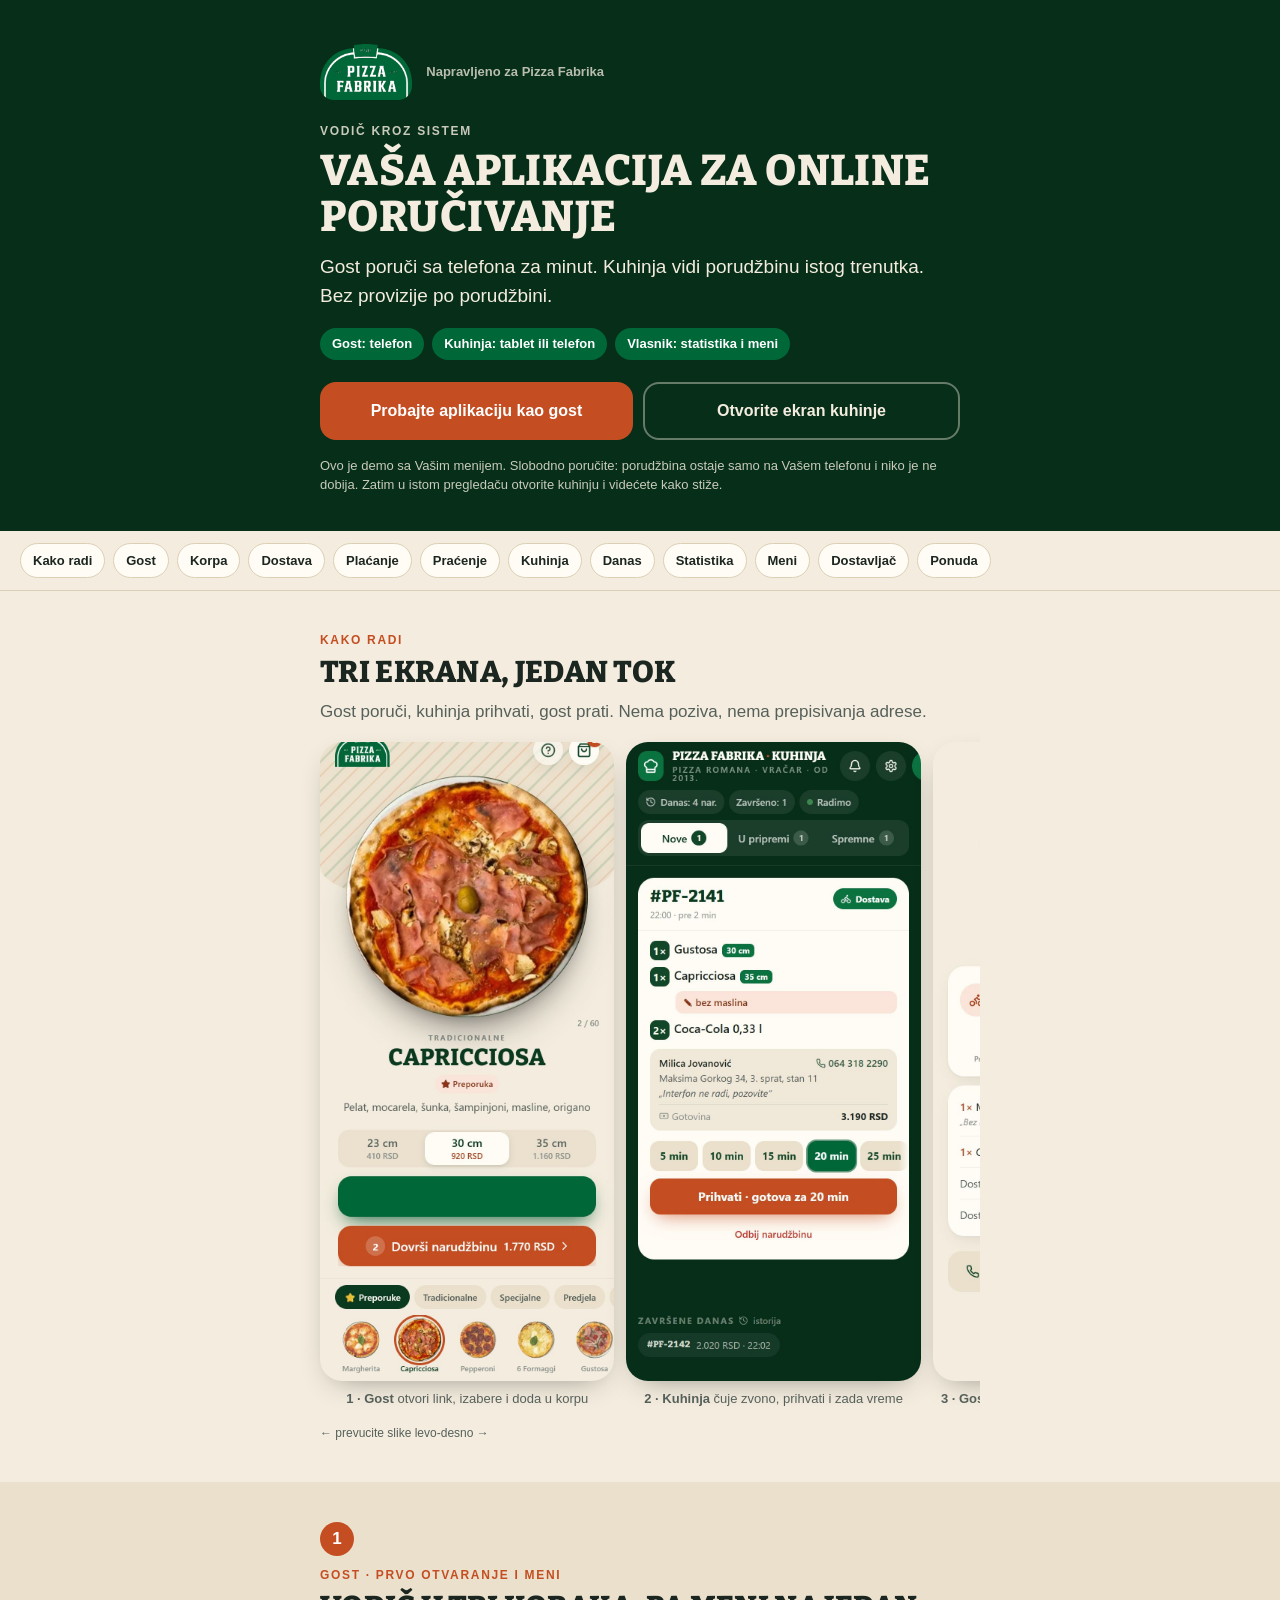
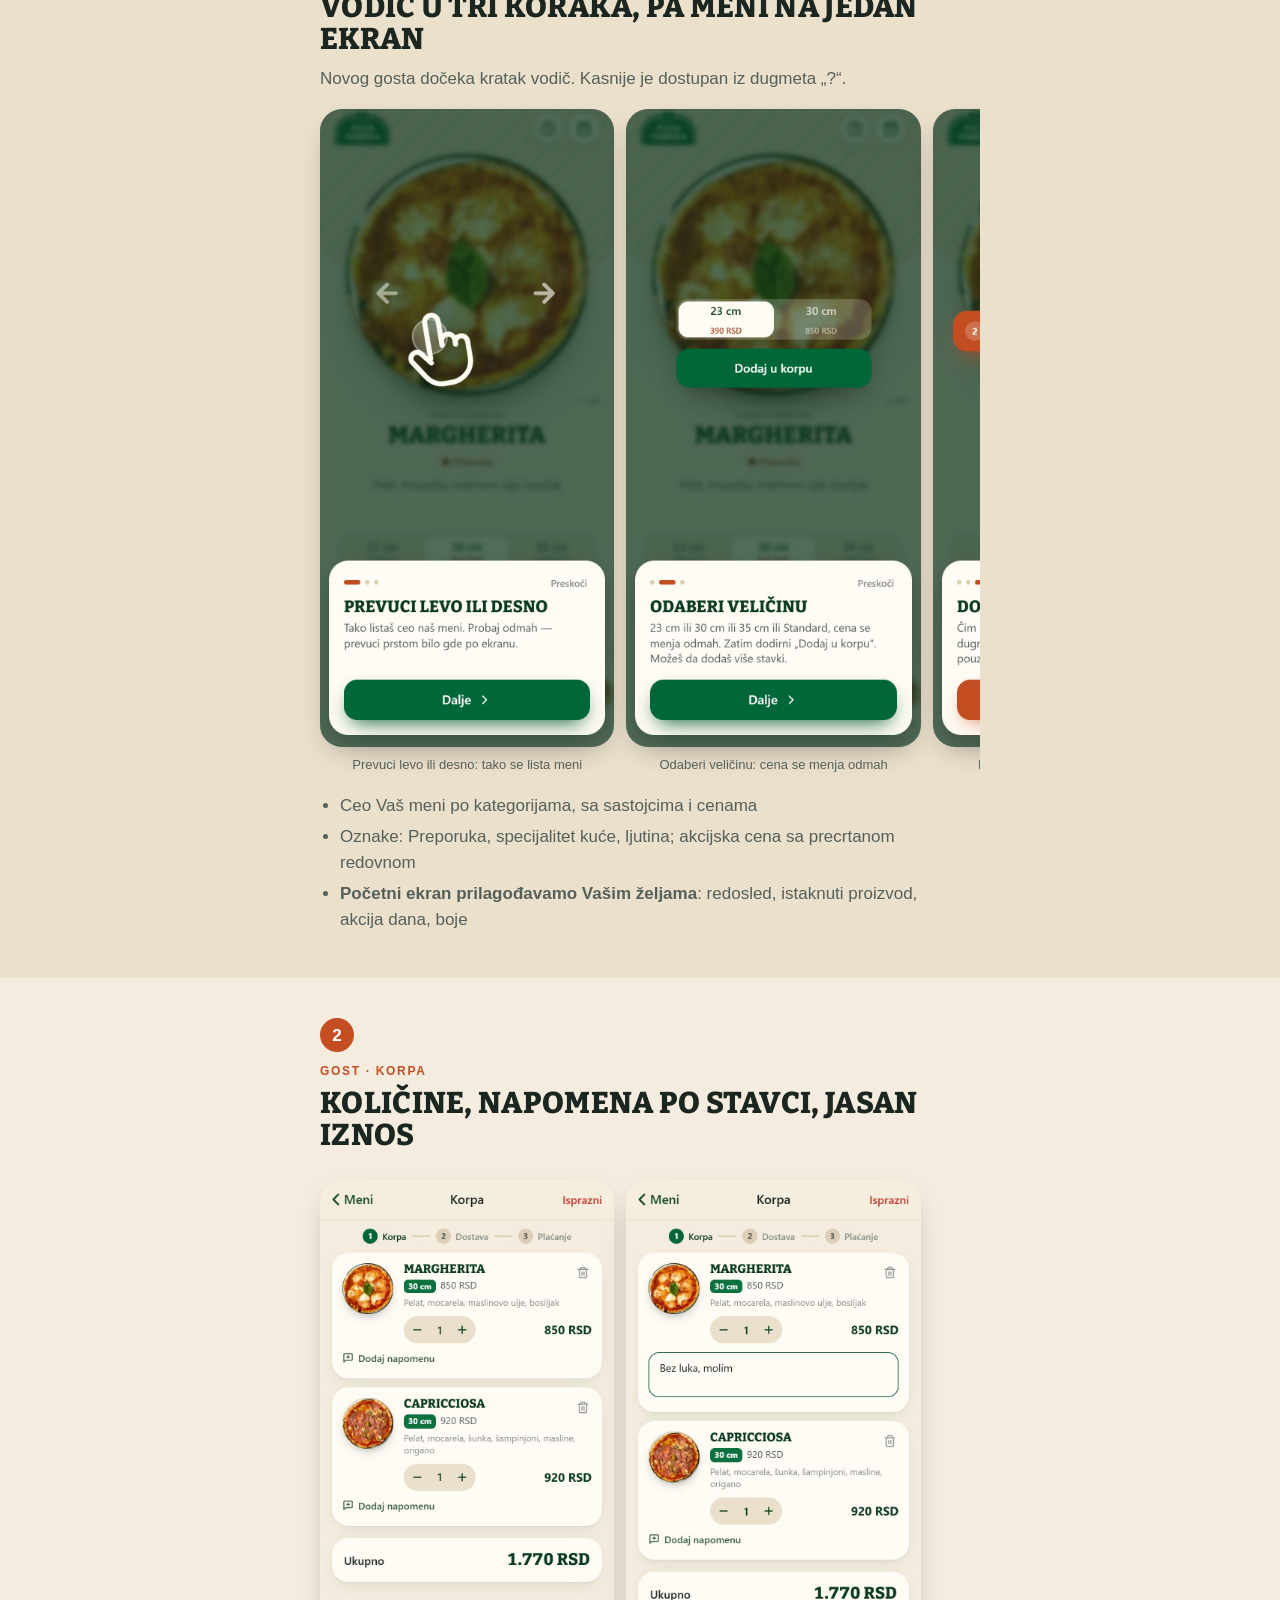
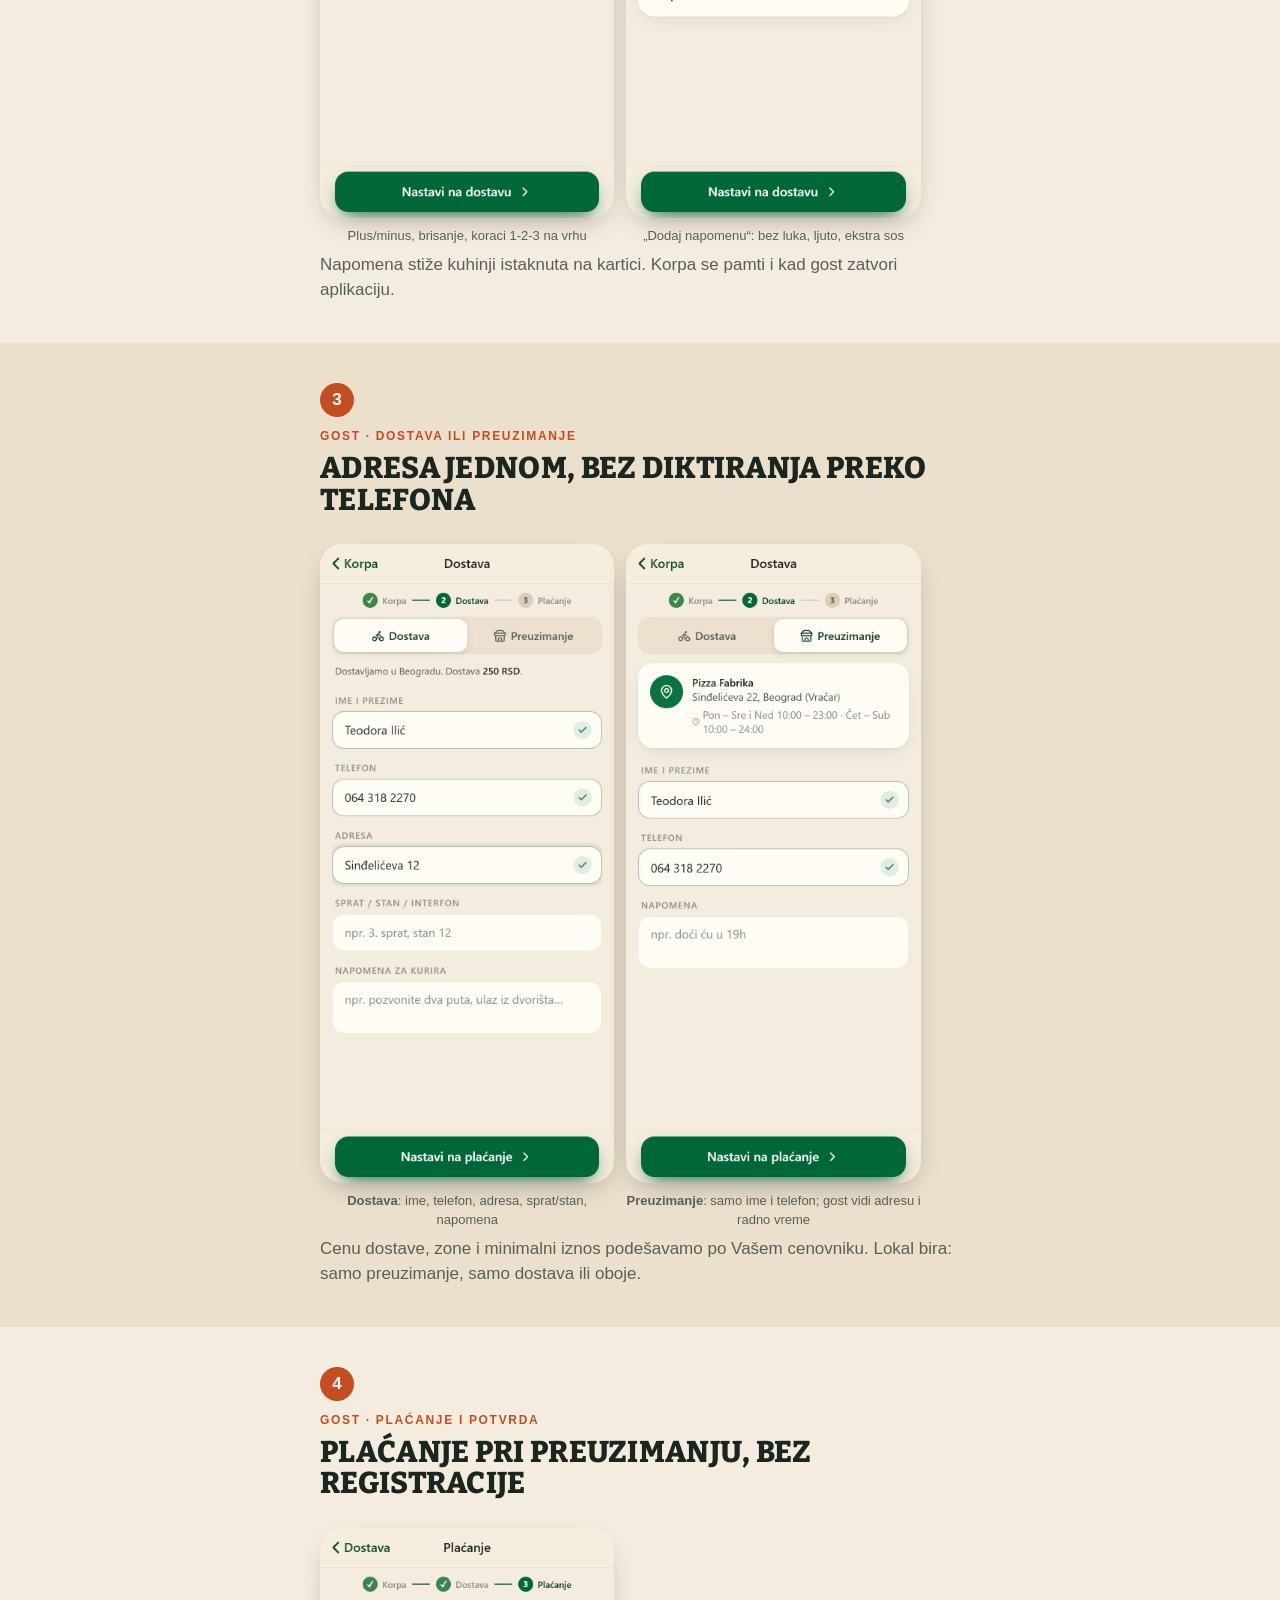
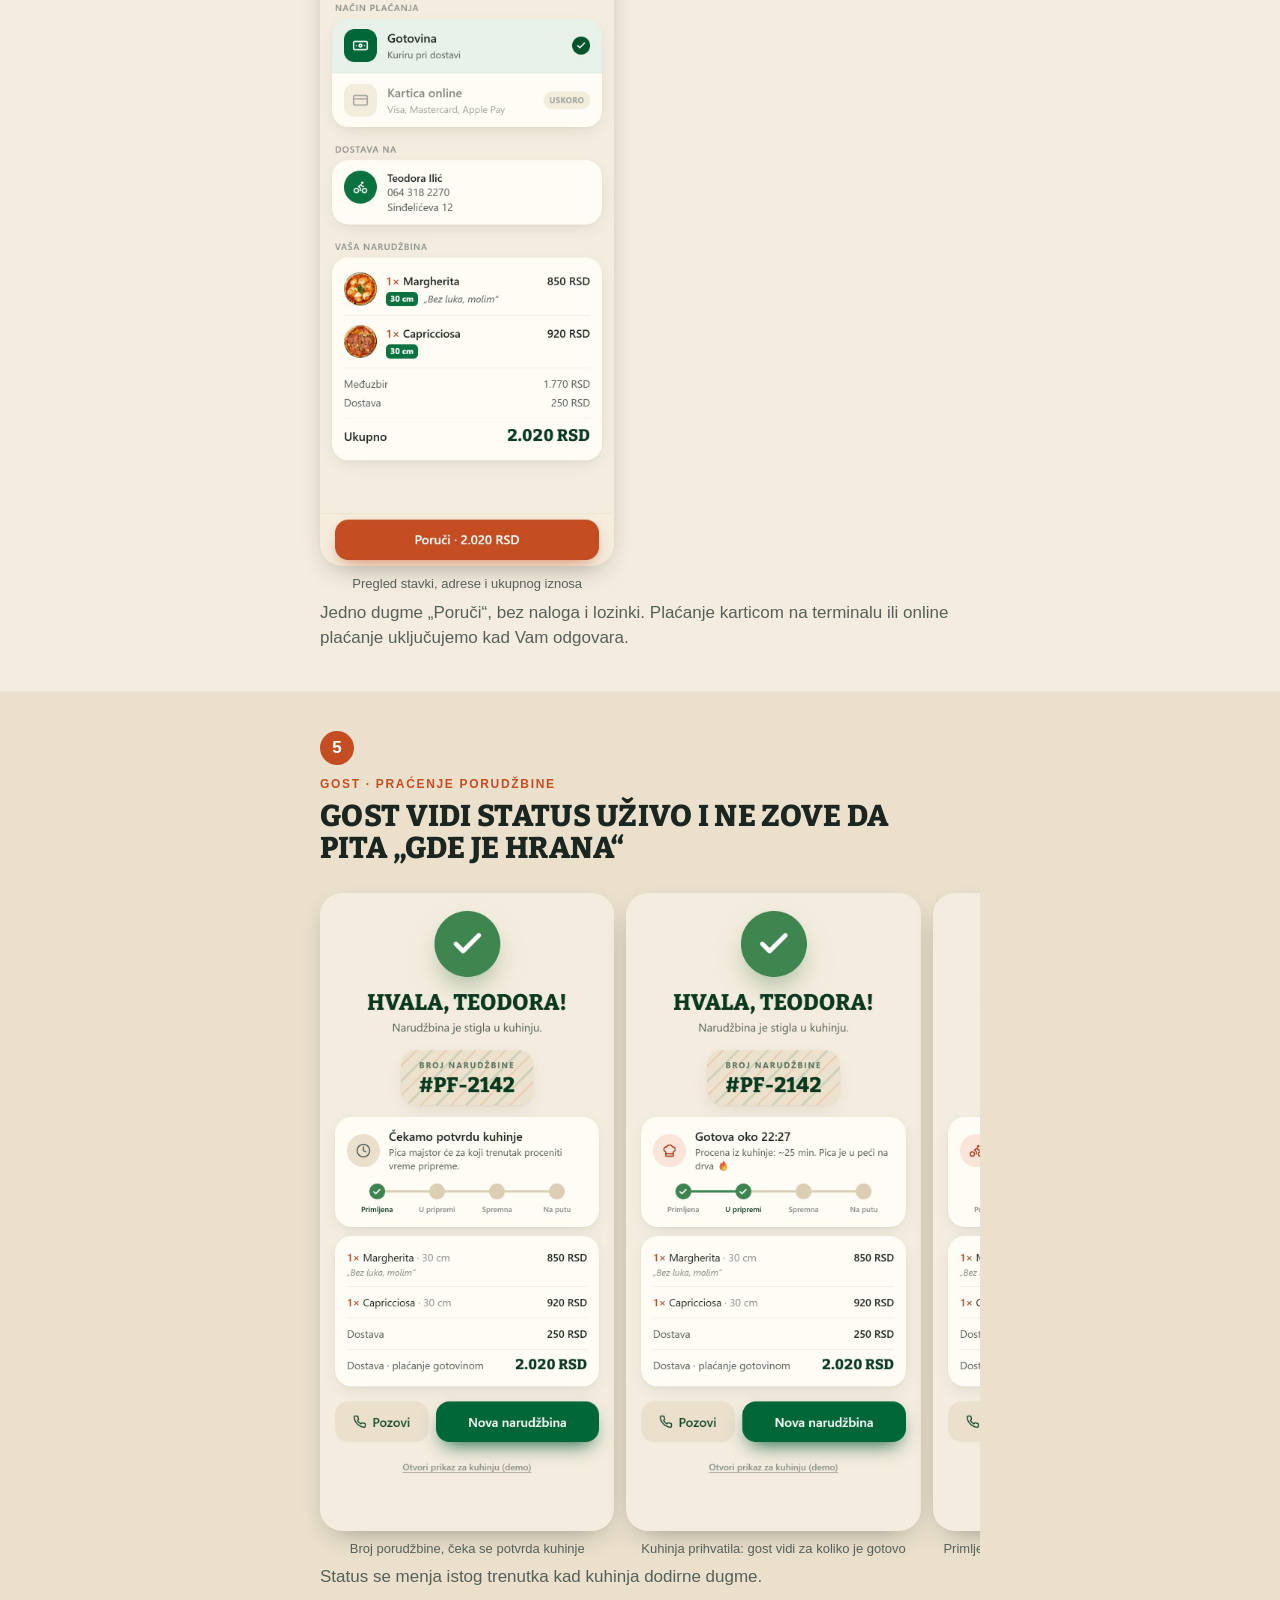
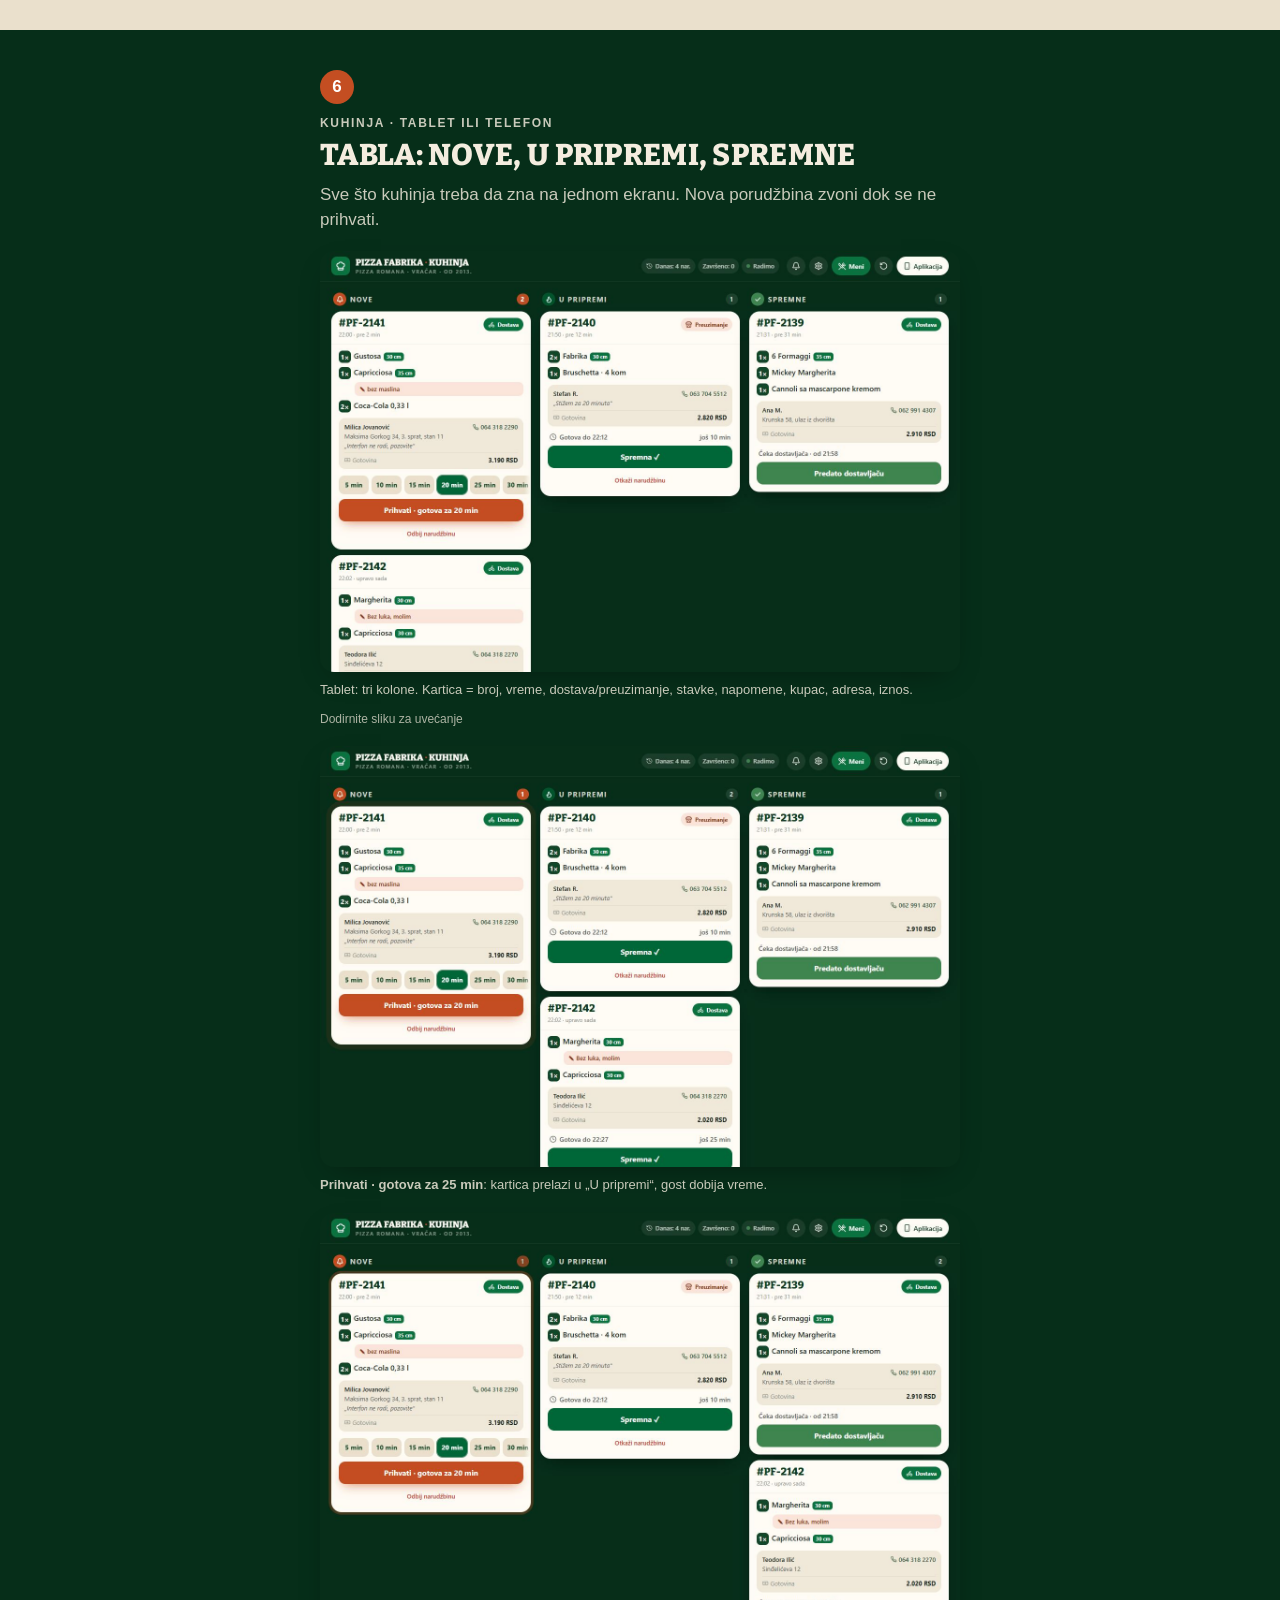
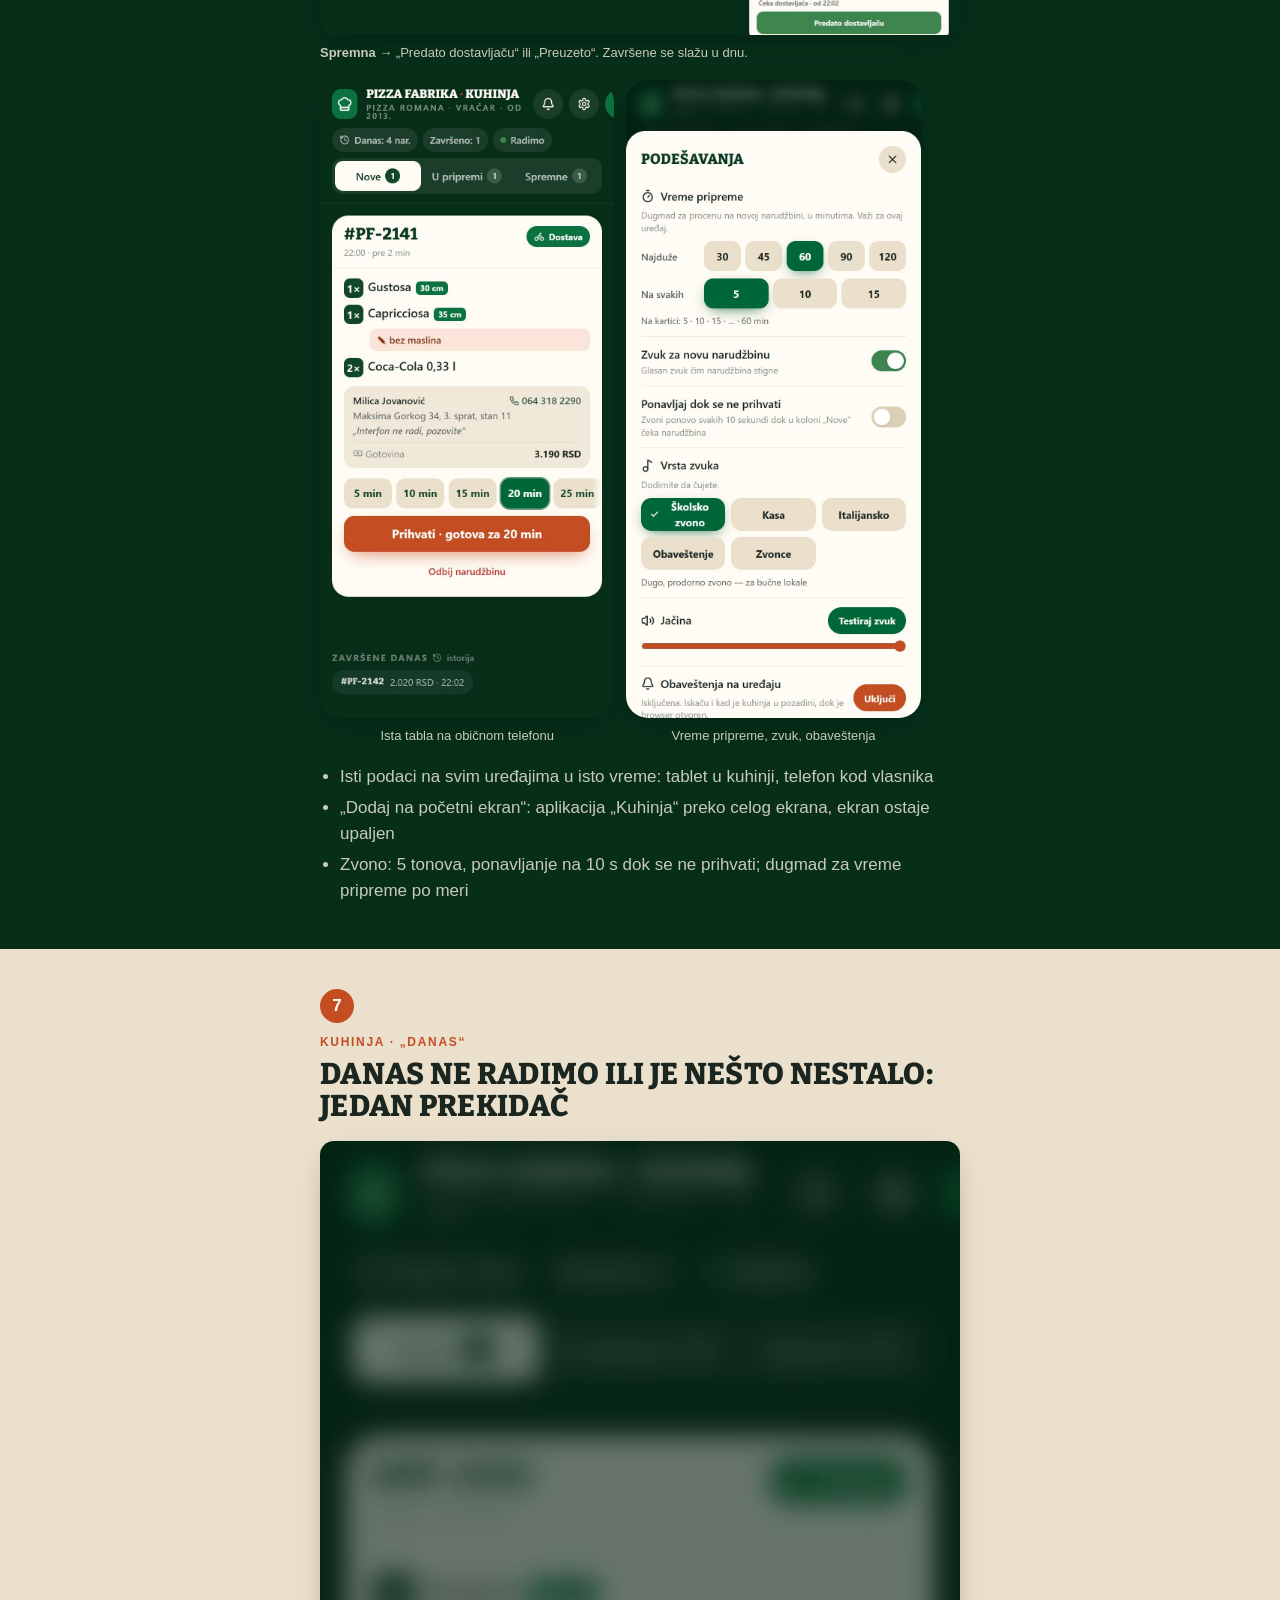
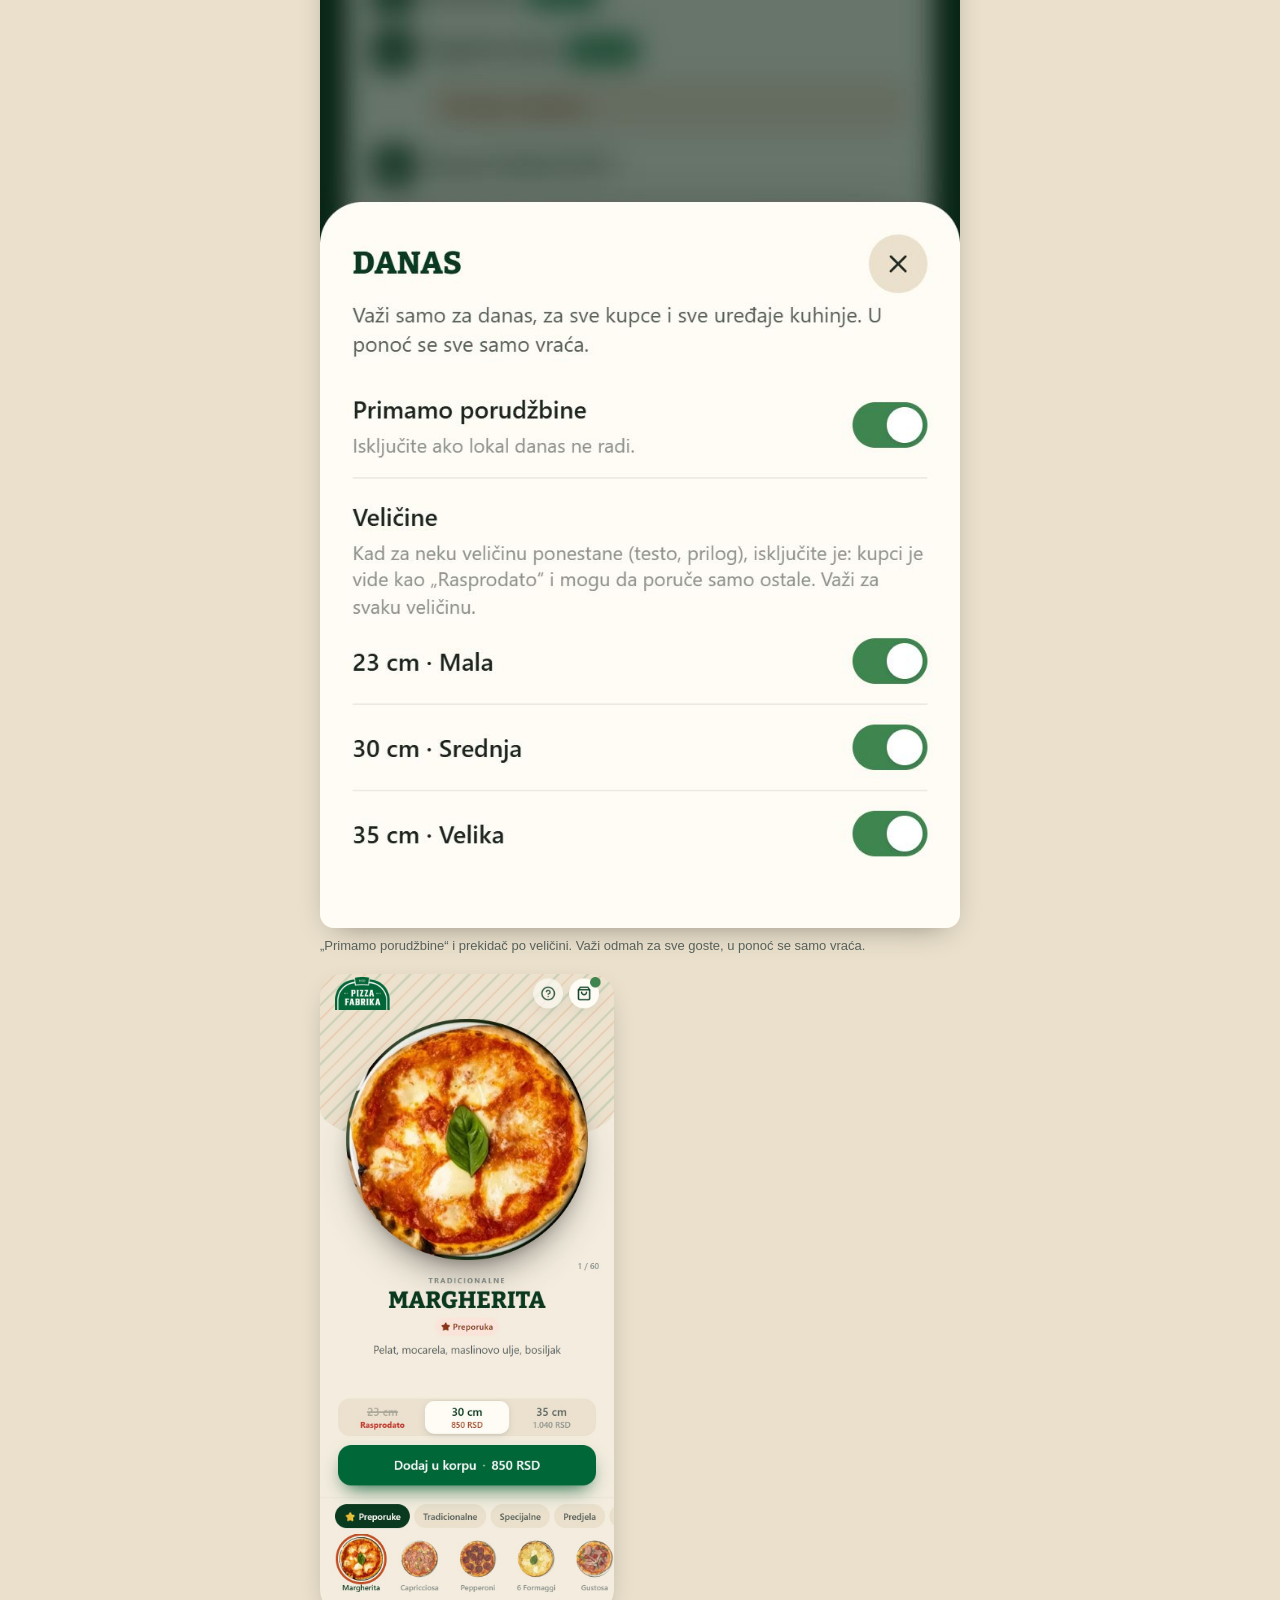
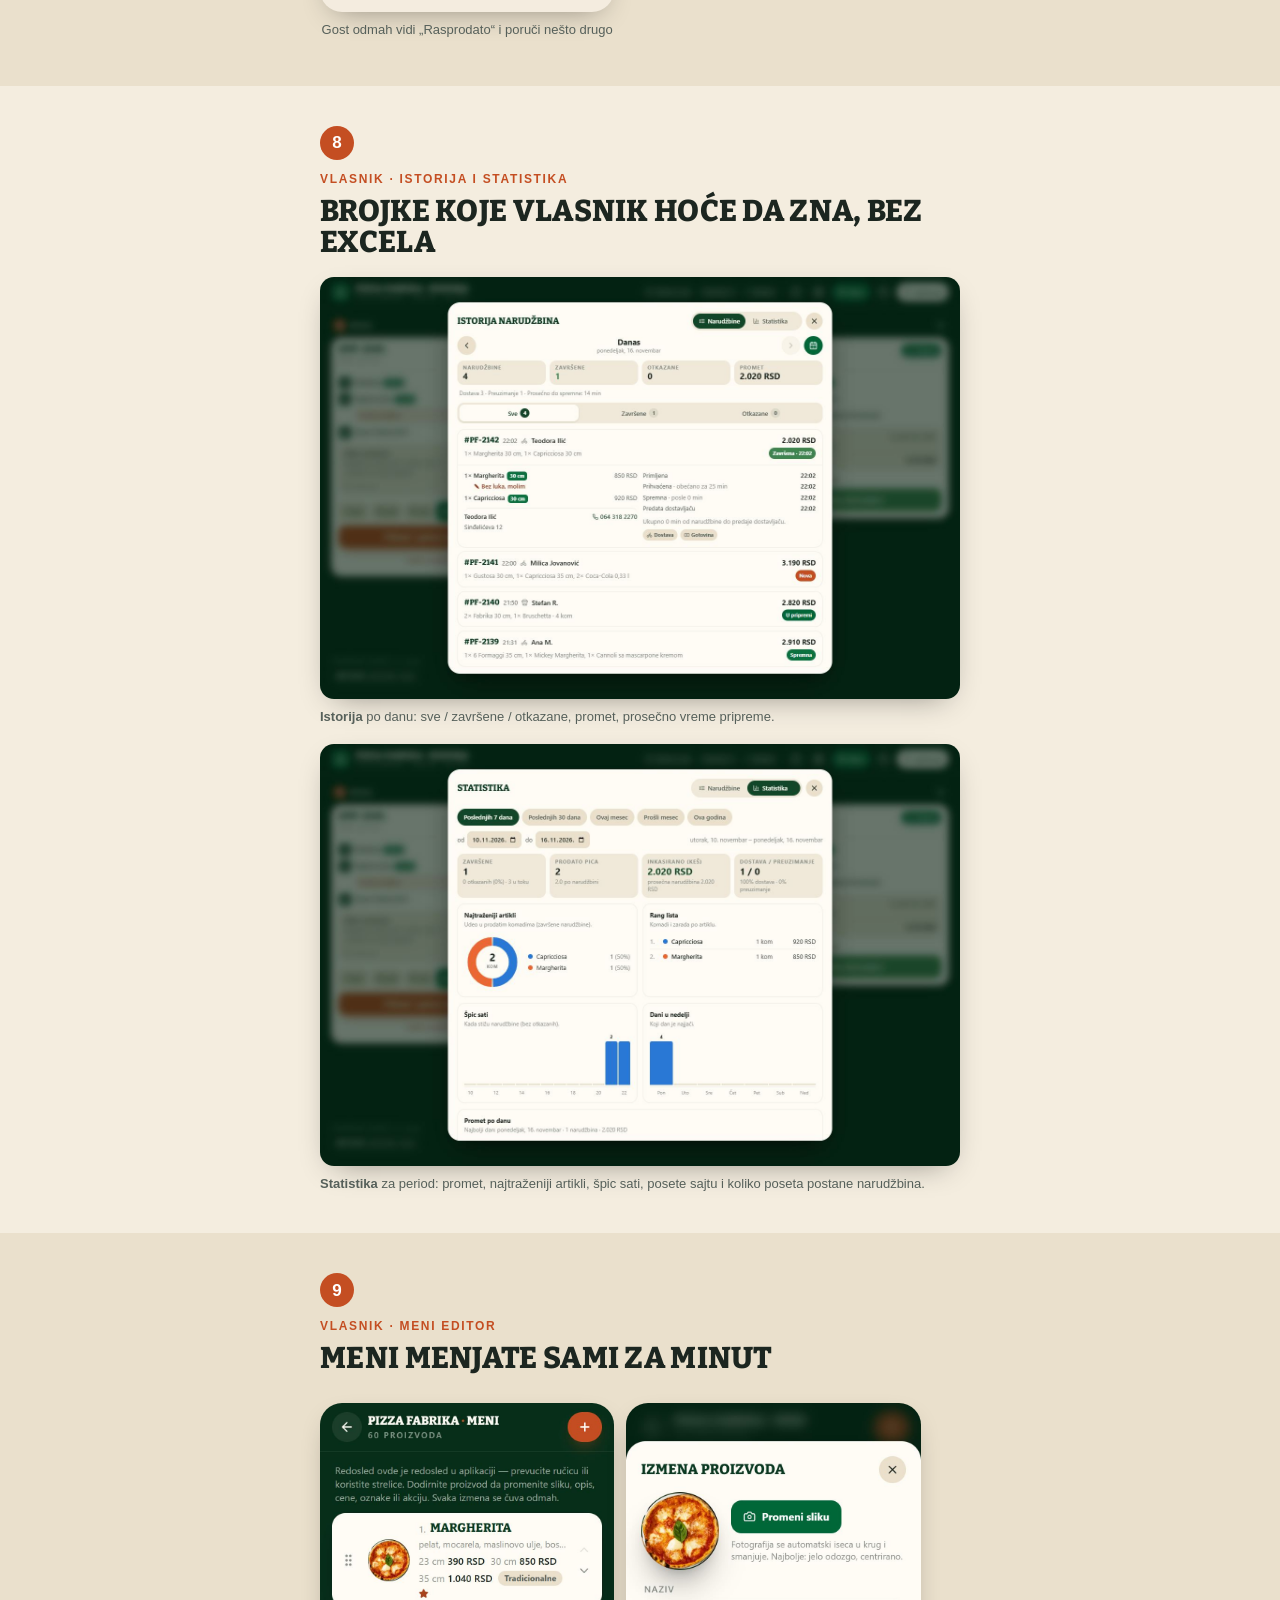
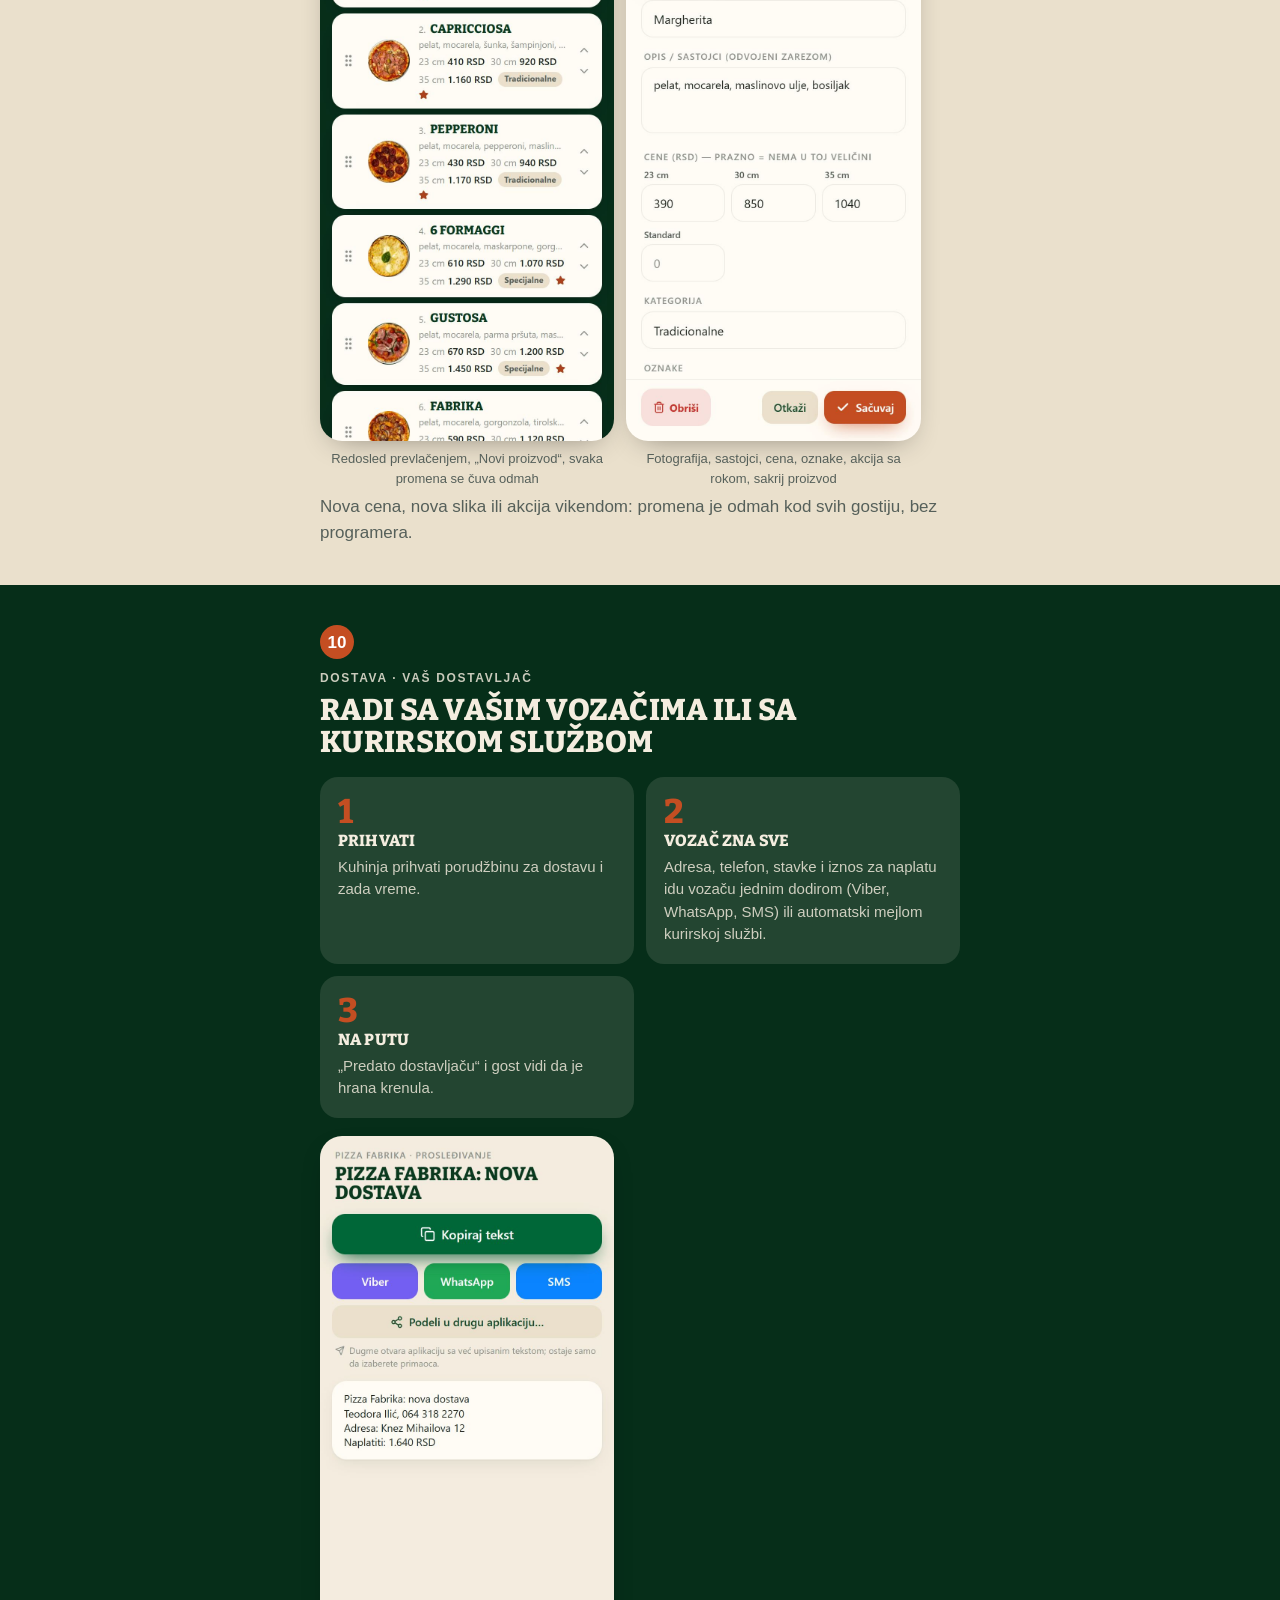
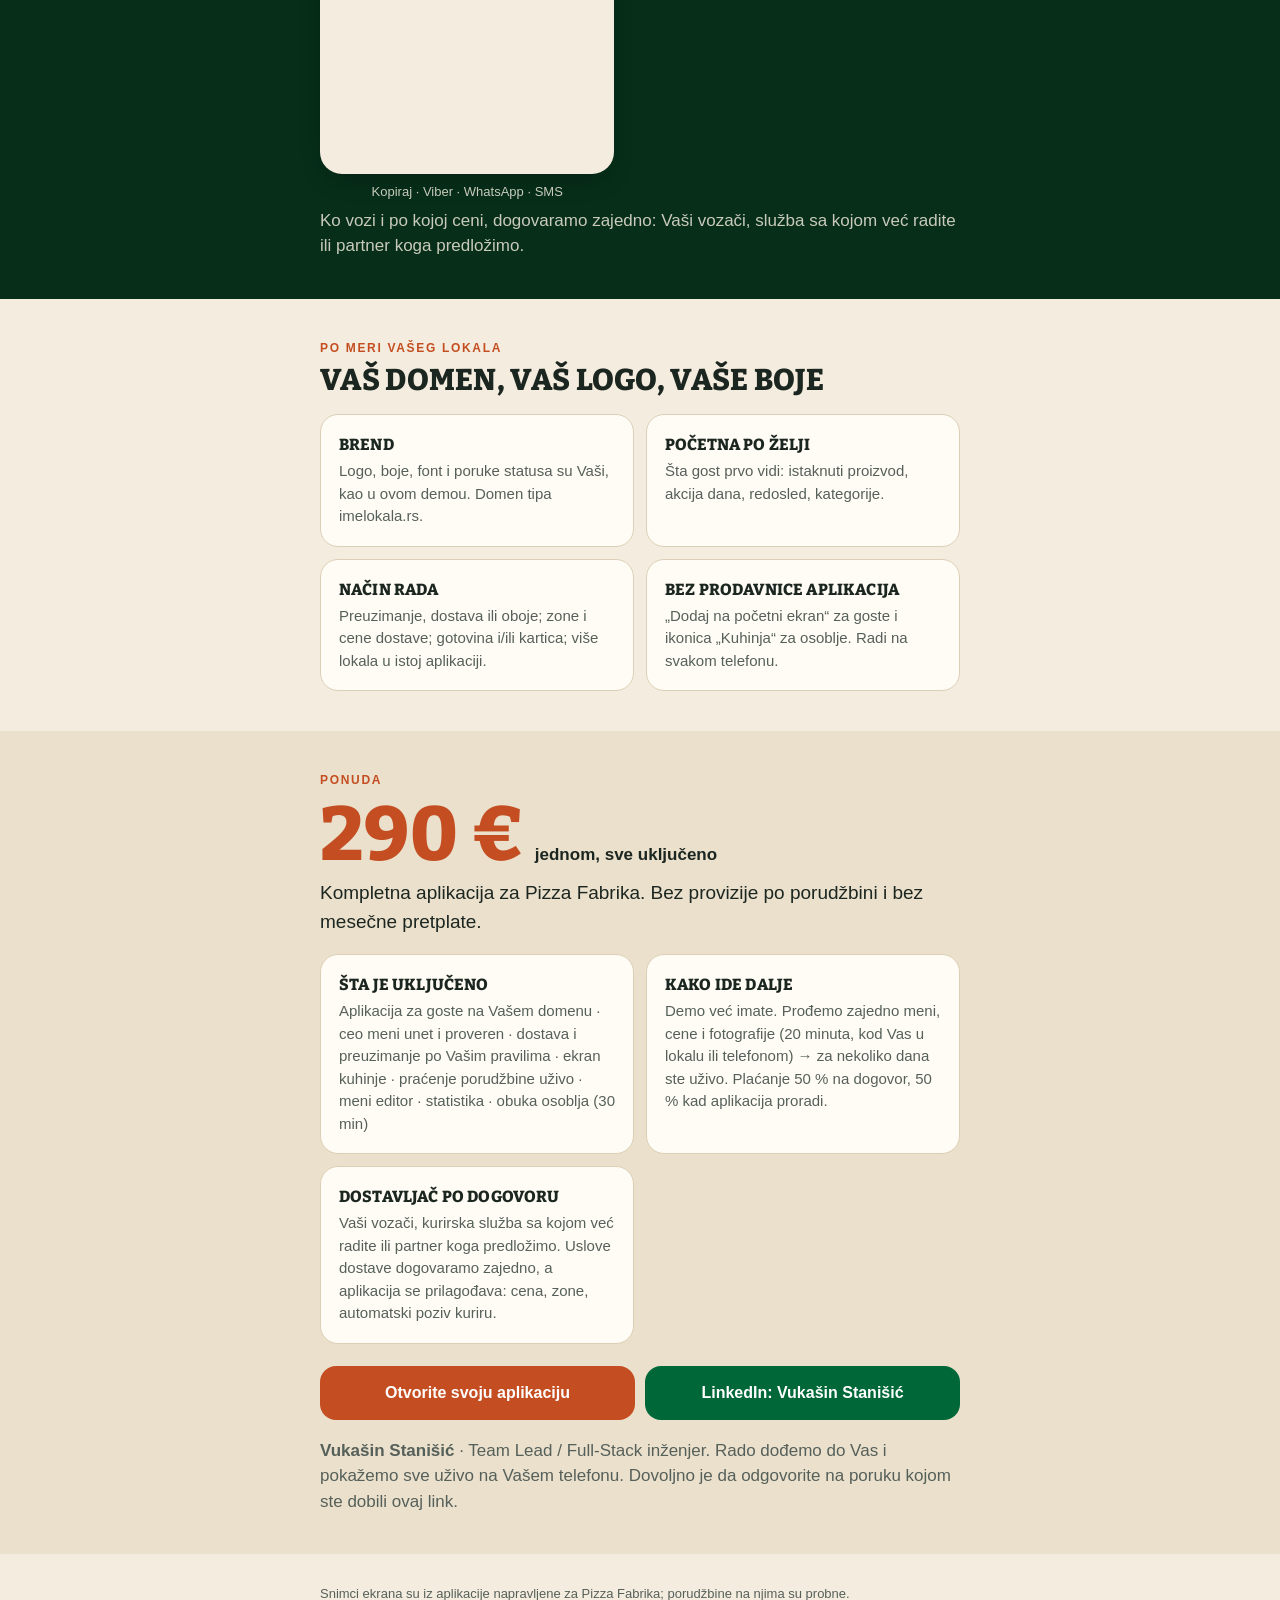
<file: vodic/index.html>
<!DOCTYPE html>
<html lang="sr">
<head>
<meta charset="utf-8">
<meta name="viewport" content="width=device-width, initial-scale=1">
<title>Pizza Fabrika · vodič kroz aplikaciju</title>
<meta name="description" content="Kako radi aplikacija za online poručivanje napravljena za Pizza Fabrika: gost, kuhinja, vlasnik.">
<meta name="theme-color" content="#062E19">
<link rel="icon" href="../favicon.png">
<meta property="og:title" content="Pizza Fabrika · Vaša aplikacija za poručivanje">
<meta property="og:description" content="Vodič kroz sistem: kako gost poručuje, kako kuhinja prima porudžbine i šta vlasnik vidi.">
<meta property="og:image" content="https://vukasin00.github.io/pizza-fabrika-bg/icon-512.png">
<style>
/* self-hosted display font (latin + latin-ext for Serbian diacritics); ../ is filled in by vite.config.ts */
@font-face {
  font-family: 'Bitter';
  font-style: normal;
  font-weight: 800;
  font-display: swap;
  src: url(../fonts/bitter-800-latin-ext.woff2) format('woff2');
  unicode-range: U+0100-02BA, U+02BD-02C5, U+02C7-02CC, U+02CE-02D7, U+02DD-02FF, U+0304, U+0308, U+0329, U+1D00-1DBF, U+1E00-1E9F, U+1EF2-1EFF, U+2020, U+20A0-20AB, U+20AD-20C4, U+2113, U+2C60-2C7F, U+A720-A7FF;
}
@font-face {
  font-family: 'Bitter';
  font-style: normal;
  font-weight: 800;
  font-display: swap;
  src: url(../fonts/bitter-800-latin.woff2) format('woff2');
  unicode-range: U+0000-00FF, U+0131, U+0152-0153, U+02BB-02BC, U+02C6, U+02DA, U+02DC, U+0304, U+0308, U+0329, U+2000-206F, U+20AC, U+2122, U+2191, U+2193, U+2212, U+2215, U+FEFF, U+FFFD;
}

  :root{--bg:#F4EDDF;--card:#FFFCF5;--inset:#EAE0CC;--line:#DCCFB5;--primary:#006838;--on-primary:#FFFFFF;--dark:#062E19;--dark2:#0A3A20;--cta:#C44E22;--ink:#1C2620;--ink2:#56605A;--display:"Bitter", "Rockwell", Georgia, serif}
  *{box-sizing:border-box;margin:0;padding:0}
  html{scroll-behavior:smooth;-webkit-text-size-adjust:100%}
  body{font-family:-apple-system,BlinkMacSystemFont,"Segoe UI",Roboto,Inter,Arial,sans-serif;background:var(--bg);color:var(--ink);line-height:1.5;font-size:17px}
  .wrap{max-width:680px;margin:0 auto;padding:0 20px}
  h1,h2,h3,.big{font-family:var(--display);font-weight:800;letter-spacing:0.01em;text-transform:uppercase;line-height:1.06}
  h1{font-size:clamp(27px,7.0vw,43px)}
  h2{font-size:clamp(20px,5.2vw,30px);margin-bottom:10px}
  h3{font-size:16px}
  p{color:var(--ink2)}
  .eyebrow{font-size:12px;font-weight:700;letter-spacing:.14em;text-transform:uppercase;color:var(--cta);margin-bottom:8px}
  .lead{font-size:19px;color:var(--ink)}
  .dark{background:var(--dark);color:var(--bg)}
  .dark p,.dark li{color:var(--bg);opacity:.82}
  .dark .lead{color:var(--bg);opacity:1}
  .alt{background:var(--inset)}
  section{padding:40px 0}
  header.hero{padding:44px 0 36px}
  .brand{display:flex;align-items:center;gap:14px;margin-bottom:22px}
  .brand img{height:56px;width:auto;max-width:200px;object-fit:contain;border-radius:14px}
  .brand span{font-size:13px;font-weight:600;opacity:.75}
  .pills{display:flex;flex-wrap:wrap;gap:8px;margin-top:18px}
  .pill{background:var(--primary);color:var(--on-primary);border-radius:999px;padding:6px 12px;font-size:13px;font-weight:600}
  .btns{display:flex;flex-direction:column;gap:10px;margin-top:22px}
  .btn{display:flex;align-items:center;justify-content:center;gap:8px;padding:15px 18px;border-radius:16px;font-weight:700;text-decoration:none;font-size:16px;text-align:center}
  .btn-cta{background:var(--cta);color:#fff}
  .btn-primary{background:var(--primary);color:var(--on-primary)}
  .btn-ghost{background:transparent;color:var(--bg);border:2px solid color-mix(in srgb,var(--bg) 40%,transparent)}
  .small{font-size:13px}
  .toc{display:flex;gap:8px;overflow-x:auto;padding:12px 20px;scrollbar-width:none;background:var(--bg);position:sticky;top:0;z-index:5;border-bottom:1px solid var(--line)}
  .toc::-webkit-scrollbar{display:none}
  .toc a{white-space:nowrap;background:var(--card);border:1px solid var(--line);border-radius:999px;padding:7px 12px;font-size:13px;font-weight:600;color:var(--ink);text-decoration:none}
  .num{display:inline-flex;align-items:center;justify-content:center;width:34px;height:34px;border-radius:50%;background:var(--cta);color:#fff;font-weight:800;font-size:17px;margin-bottom:10px}
  ul{padding-left:20px;margin:12px 0 0}
  li{color:var(--ink2);margin-bottom:6px}
  b{font-weight:700;color:inherit}
  .strip{display:flex;gap:12px;overflow-x:auto;scroll-snap-type:x mandatory;padding:18px 20px 6px;margin:0 -20px;scrollbar-width:none;-webkit-overflow-scrolling:touch}
  .strip::-webkit-scrollbar{display:none}
  .shot{flex:0 0 72%;max-width:300px;scroll-snap-align:center}
  .shot img{width:100%;height:auto;border-radius:22px;display:block;background:var(--dark2);box-shadow:0 10px 30px -14px rgba(0,0,0,.45)}
  .shot p{font-size:13px;margin-top:8px;text-align:center}
  .tab{margin-top:18px}
  .tab img{width:100%;height:auto;border-radius:14px;display:block;cursor:zoom-in;box-shadow:0 10px 30px -14px rgba(0,0,0,.45)}
  .tab p{font-size:13px;margin-top:8px}
  .hint{font-size:12px;color:var(--ink2);margin-top:10px}
  .dark .hint{color:var(--bg);opacity:.7}
  .steps,.cards{display:grid;gap:12px;margin-top:18px}
  .step{background:var(--inset);border-radius:18px;padding:18px}
  .dark .step{background:color-mix(in srgb,var(--bg) 12%,var(--dark))}
  .step .big{font-size:34px;color:var(--cta);line-height:1}
  .step h3,.card h3{margin:4px 0 6px}
  .step p,.card p{font-size:15px}
  .card{background:var(--card);border-radius:18px;padding:18px;border:1px solid var(--line)}
  .price{display:flex;align-items:baseline;gap:10px;flex-wrap:wrap}
  .price .big{font-size:76px;color:var(--cta);line-height:1}
  a{color:var(--cta)}
  footer{padding:30px 0 60px;font-size:13px;color:var(--ink2)}
  .lb{position:fixed;inset:0;background:rgba(10,10,10,.96);display:none;z-index:50;overflow:auto;-webkit-overflow-scrolling:touch}
  .lb.on{display:block}
  .lb img{display:block;width:auto;max-width:none;min-width:100%;margin:0 auto}
  .lb .close{position:fixed;top:14px;right:14px;background:#fff;color:#111;border:0;border-radius:999px;padding:10px 16px;font-weight:700;font-size:15px;z-index:51}
  @media (min-width:700px){.steps,.cards{grid-template-columns:1fr 1fr}.btns{flex-direction:row}.btn{flex:1}.shot{flex-basis:46%}}
</style>
</head>
<body>

<header class="hero dark">
  <div class="wrap">
    <div class="brand"><img src="../logo.png" alt="Pizza Fabrika"><span>Napravljeno za Pizza Fabrika</span></div>
    <p class="eyebrow">Vodič kroz sistem</p>
    <h1>Vaša aplikacija za online poručivanje</h1>
    <p class="lead" style="margin-top:14px">Gost poruči sa telefona za minut. Kuhinja vidi porudžbinu istog trenutka. Bez provizije po porudžbini.</p>
    <div class="pills"><span class="pill">Gost: telefon</span><span class="pill">Kuhinja: tablet ili telefon</span><span class="pill">Vlasnik: statistika i meni</span></div>
    <div class="btns">
      <a class="btn btn-cta" href="https://vukasin00.github.io/pizza-fabrika-bg/">Probajte aplikaciju kao gost</a>
      <a class="btn btn-ghost" href="https://vukasin00.github.io/pizza-fabrika-bg/kuhinja">Otvorite ekran kuhinje</a>
    </div>
    <p class="small" style="margin-top:16px">Ovo je demo sa Vašim menijem. Slobodno poručite: porudžbina ostaje samo na Vašem telefonu i niko je ne dobija. Zatim u istom pregledaču otvorite kuhinju i videćete kako stiže.</p>
  </div>
</header>

<nav class="toc">
  <a href="#kako">Kako radi</a><a href="#gost">Gost</a><a href="#korpa">Korpa</a><a href="#dostava">Dostava</a><a href="#placanje">Plaćanje</a><a href="#pracenje">Praćenje</a><a href="#kuhinja">Kuhinja</a><a href="#danas">Danas</a><a href="#statistika">Statistika</a><a href="#meni">Meni</a><a href="#kurir">Dostavljač</a><a href="#ponuda">Ponuda</a>
</nav>

<section id="kako">
  <div class="wrap">
    <p class="eyebrow">Kako radi</p>
    <h2>Tri ekrana, jedan tok</h2>
    <p>Gost poruči, kuhinja prihvati, gost prati. Nema poziva, nema prepisivanja adrese.</p>
    <div class="strip">
      <div class="shot"><img src="img/home-added.jpg" alt="Gost dodaje u korpu" loading="lazy"><p><b>1 · Gost</b> otvori link, izabere i doda u korpu</p></div>
      <div class="shot"><img src="img/kuhinja-tel.jpg" alt="Kuhinja na telefonu" loading="lazy"><p><b>2 · Kuhinja</b> čuje zvono, prihvati i zada vreme</p></div>
      <div class="shot"><img src="img/status2.jpg" alt="Gost prati status" loading="lazy"><p><b>3 · Gost</b> uživo vidi: u pripremi, spremna, na putu</p></div>
    </div>
    <p class="hint">← prevucite slike levo-desno →</p>
  </div>
</section>

<section id="gost" class="alt">
  <div class="wrap">
    <span class="num">1</span>
    <p class="eyebrow">Gost · prvo otvaranje i meni</p>
    <h2>Vodič u tri koraka, pa meni na jedan ekran</h2>
    <p>Novog gosta dočeka kratak vodič. Kasnije je dostupan iz dugmeta „?“.</p>
    <div class="strip">
      <div class="shot"><img src="img/tut1.jpg" alt="Vodič korak 1" loading="lazy"><p>Prevuci levo ili desno: tako se lista meni</p></div>
      <div class="shot"><img src="img/tut2.jpg" alt="Vodič korak 2" loading="lazy"><p>Odaberi veličinu: cena se menja odmah</p></div>
      <div class="shot"><img src="img/tut3.jpg" alt="Vodič korak 3" loading="lazy"><p>Dovrši narudžbinu: gotovo za minut</p></div>
      <div class="shot"><img src="img/home.jpg" alt="Početni ekran" loading="lazy"><p>Jedan proizvod po ekranu, velika fotografija</p></div>
      <div class="shot"><img src="img/home-added.jpg" alt="Dodato u korpu" loading="lazy"><p>Brojač na korpi i dugme sa iznosom</p></div>
    </div>
    <ul>
      <li>Ceo Vaš meni po kategorijama, sa sastojcima i cenama</li>
      <li>Oznake: Preporuka, specijalitet kuće, ljutina; akcijska cena sa precrtanom redovnom</li>
      <li><b>Početni ekran prilagođavamo Vašim željama</b>: redosled, istaknuti proizvod, akcija dana, boje</li>
    </ul>
  </div>
</section>

<section id="korpa">
  <div class="wrap">
    <span class="num">2</span>
    <p class="eyebrow">Gost · korpa</p>
    <h2>Količine, napomena po stavci, jasan iznos</h2>
    <div class="strip">
      <div class="shot"><img src="img/korpa.jpg" alt="Korpa" loading="lazy"><p>Plus/minus, brisanje, koraci 1-2-3 na vrhu</p></div>
      <div class="shot"><img src="img/korpa-note.jpg" alt="Napomena" loading="lazy"><p>„Dodaj napomenu“: bez luka, ljuto, ekstra sos</p></div>
    </div>
    <p>Napomena stiže kuhinji istaknuta na kartici. Korpa se pamti i kad gost zatvori aplikaciju.</p>
  </div>
</section>

<section id="dostava" class="alt">
  <div class="wrap">
    <span class="num">3</span>
    <p class="eyebrow">Gost · dostava ili preuzimanje</p>
    <h2>Adresa jednom, bez diktiranja preko telefona</h2>
    <div class="strip">
      <div class="shot"><img src="img/dostava-full.jpg" alt="Forma za dostavu" loading="lazy"><p><b>Dostava</b>: ime, telefon, adresa, sprat/stan, napomena</p></div>
      <div class="shot"><img src="img/preuzimanje.jpg" alt="Preuzimanje" loading="lazy"><p><b>Preuzimanje</b>: samo ime i telefon; gost vidi adresu i radno vreme</p></div>
    </div>
    <p>Cenu dostave, zone i minimalni iznos podešavamo po Vašem cenovniku. Lokal bira: samo preuzimanje, samo dostava ili oboje.</p>
  </div>
</section>

<section id="placanje">
  <div class="wrap">
    <span class="num">4</span>
    <p class="eyebrow">Gost · plaćanje i potvrda</p>
    <h2>Plaćanje pri preuzimanju, bez registracije</h2>
    <div class="strip">
      <div class="shot"><img src="img/placanje.jpg" alt="Plaćanje" loading="lazy"><p>Pregled stavki, adrese i ukupnog iznosa</p></div>
    </div>
    <p>Jedno dugme „Poruči“, bez naloga i lozinki. Plaćanje karticom na terminalu ili online plaćanje uključujemo kad Vam odgovara.</p>
  </div>
</section>

<section id="pracenje" class="alt">
  <div class="wrap">
    <span class="num">5</span>
    <p class="eyebrow">Gost · praćenje porudžbine</p>
    <h2>Gost vidi status uživo i ne zove da pita „gde je hrana“</h2>
    <div class="strip">
      <div class="shot"><img src="img/status1.jpg" alt="Status primljena" loading="lazy"><p>Broj porudžbine, čeka se potvrda kuhinje</p></div>
      <div class="shot"><img src="img/status-priprema.jpg" alt="Status u pripremi" loading="lazy"><p>Kuhinja prihvatila: gost vidi za koliko je gotovo</p></div>
      <div class="shot"><img src="img/status2.jpg" alt="Status na putu" loading="lazy"><p>Primljena → U pripremi → Spremna → Na putu</p></div>
    </div>
    <p>Status se menja istog trenutka kad kuhinja dodirne dugme.</p>
  </div>
</section>

<section id="kuhinja" class="dark">
  <div class="wrap">
    <span class="num">6</span>
    <p class="eyebrow">Kuhinja · tablet ili telefon</p>
    <h2>Tabla: Nove, U pripremi, Spremne</h2>
    <p>Sve što kuhinja treba da zna na jednom ekranu. Nova porudžbina zvoni dok se ne prihvati.</p>
    <div class="tab"><img src="img/kuhinja-tablet.jpg" alt="Kuhinja na tabletu" data-zoom loading="lazy"><p>Tablet: tri kolone. Kartica = broj, vreme, dostava/preuzimanje, stavke, napomene, kupac, adresa, iznos.</p></div>
    <p class="hint">Dodirnite sliku za uvećanje</p>
    <div class="tab"><img src="img/kuhinja-prihvacena.jpg" alt="Prihvaćena porudžbina" data-zoom loading="lazy"><p><b>Prihvati · gotova za 25 min</b>: kartica prelazi u „U pripremi“, gost dobija vreme.</p></div>
    <div class="tab"><img src="img/kuhinja-ceka.jpg" alt="Spremna porudžbina" data-zoom loading="lazy"><p><b>Spremna</b> → „Predato dostavljaču“ ili „Preuzeto“. Završene se slažu u dnu.</p></div>
    <div class="strip">
      <div class="shot"><img src="img/kuhinja-tel.jpg" alt="Kuhinja na telefonu" loading="lazy"><p>Ista tabla na običnom telefonu</p></div>
      <div class="shot"><img src="img/podesavanja.jpg" alt="Podešavanja kuhinje" loading="lazy"><p>Vreme pripreme, zvuk, obaveštenja</p></div>
    </div>
    <ul>
      <li>Isti podaci na svim uređajima u isto vreme: tablet u kuhinji, telefon kod vlasnika</li>
      <li>„Dodaj na početni ekran“: aplikacija „Kuhinja“ preko celog ekrana, ekran ostaje upaljen</li>
      <li>Zvono: 5 tonova, ponavljanje na 10 s dok se ne prihvati; dugmad za vreme pripreme po meri</li>
    </ul>
  </div>
</section>

<section id="danas" class="alt">
  <div class="wrap">
    <span class="num">7</span>
    <p class="eyebrow">Kuhinja · „Danas“</p>
    <h2>Danas ne radimo ili je nešto nestalo: jedan prekidač</h2>
    <div class="tab"><img src="img/danas.jpg" alt="Panel Danas" data-zoom loading="lazy"><p>„Primamo porudžbine“ i prekidač po veličini. Važi odmah za sve goste, u ponoć se samo vraća.</p></div>
    <div class="strip"><div class="shot"><img src="img/rasprodato.jpg" alt="Rasprodato" loading="lazy"><p>Gost odmah vidi „Rasprodato“ i poruči nešto drugo</p></div></div>
  </div>
</section>

<section id="statistika">
  <div class="wrap">
    <span class="num">8</span>
    <p class="eyebrow">Vlasnik · istorija i statistika</p>
    <h2>Brojke koje vlasnik hoće da zna, bez Excela</h2>
    <div class="tab"><img src="img/istorija.jpg" alt="Istorija narudžbina" data-zoom loading="lazy"><p><b>Istorija</b> po danu: sve / završene / otkazane, promet, prosečno vreme pripreme.</p></div>
    <div class="tab"><img src="img/statistika.jpg" alt="Statistika" data-zoom loading="lazy"><p><b>Statistika</b> za period: promet, najtraženiji artikli, špic sati, posete sajtu i koliko poseta postane narudžbina.</p></div>
  </div>
</section>

<section id="meni" class="alt">
  <div class="wrap">
    <span class="num">9</span>
    <p class="eyebrow">Vlasnik · meni editor</p>
    <h2>Meni menjate sami za minut</h2>
    <div class="strip">
      <div class="shot"><img src="img/meni-lista.jpg" alt="Lista proizvoda" loading="lazy"><p>Redosled prevlačenjem, „Novi proizvod“, svaka promena se čuva odmah</p></div>
      <div class="shot"><img src="img/meni-izmena.jpg" alt="Izmena proizvoda" loading="lazy"><p>Fotografija, sastojci, cena, oznake, akcija sa rokom, sakrij proizvod</p></div>
    </div>
    <p>Nova cena, nova slika ili akcija vikendom: promena je odmah kod svih gostiju, bez programera.</p>
  </div>
</section>

<section id="kurir" class="dark">
  <div class="wrap">
    <span class="num">10</span>
    <p class="eyebrow">Dostava · Vaš dostavljač</p>
    <h2>Radi sa Vašim vozačima ili sa kurirskom službom</h2>
    <div class="steps">
      <div class="step"><div class="big">1</div><h3>Prihvati</h3><p>Kuhinja prihvati porudžbinu za dostavu i zada vreme.</p></div>
      <div class="step"><div class="big">2</div><h3>Vozač zna sve</h3><p>Adresa, telefon, stavke i iznos za naplatu idu vozaču jednim dodirom (Viber, WhatsApp, SMS) ili automatski mejlom kurirskoj službi.</p></div>
      <div class="step"><div class="big">3</div><h3>Na putu</h3><p>„Predato dostavljaču“ i gost vidi da je hrana krenula.</p></div>
    </div>
    <div class="strip"><div class="shot"><img src="img/prosledi.jpg" alt="Prosleđivanje vozaču" loading="lazy"><p>Kopiraj · Viber · WhatsApp · SMS</p></div></div>
    <p>Ko vozi i po kojoj ceni, dogovaramo zajedno: Vaši vozači, služba sa kojom već radite ili partner koga predložimo.</p>
  </div>
</section>

<section id="brend">
  <div class="wrap">
    <p class="eyebrow">Po meri Vašeg lokala</p>
    <h2>Vaš domen, Vaš logo, Vaše boje</h2>
    <div class="cards">
      <div class="card"><h3>Brend</h3><p>Logo, boje, font i poruke statusa su Vaši, kao u ovom demou. Domen tipa imelokala.rs.</p></div>
      <div class="card"><h3>Početna po želji</h3><p>Šta gost prvo vidi: istaknuti proizvod, akcija dana, redosled, kategorije.</p></div>
      <div class="card"><h3>Način rada</h3><p>Preuzimanje, dostava ili oboje; zone i cene dostave; gotovina i/ili kartica; više lokala u istoj aplikaciji.</p></div>
      <div class="card"><h3>Bez prodavnice aplikacija</h3><p>„Dodaj na početni ekran“ za goste i ikonica „Kuhinja“ za osoblje. Radi na svakom telefonu.</p></div>
    </div>
  </div>
</section>

<section id="ponuda" class="alt">
  <div class="wrap">
    <p class="eyebrow">Ponuda</p>
    <div class="price"><span class="big">290 €</span><span style="font-weight:700">jednom, sve uključeno</span></div>
    <p class="lead" style="margin-top:6px">Kompletna aplikacija za Pizza Fabrika. Bez provizije po porudžbini i bez mesečne pretplate.</p>
    <div class="cards">
      <div class="card"><h3>Šta je uključeno</h3><p>Aplikacija za goste na Vašem domenu · ceo meni unet i proveren · dostava i preuzimanje po Vašim pravilima · ekran kuhinje · praćenje porudžbine uživo · meni editor · statistika · obuka osoblja (30 min)</p></div>
      <div class="card"><h3>Kako ide dalje</h3><p>Demo već imate. Prođemo zajedno meni, cene i fotografije (20 minuta, kod Vas u lokalu ili telefonom) → za nekoliko dana ste uživo. Plaćanje 50 % na dogovor, 50 % kad aplikacija proradi.</p></div>
      <div class="card"><h3>Dostavljač po dogovoru</h3><p>Vaši vozači, kurirska služba sa kojom već radite ili partner koga predložimo. Uslove dostave dogovaramo zajedno, a aplikacija se prilagođava: cena, zone, automatski poziv kuriru.</p></div>
    </div>
    <div class="btns">
      <a class="btn btn-cta" href="https://vukasin00.github.io/pizza-fabrika-bg/">Otvorite svoju aplikaciju</a>
      <a class="btn btn-primary" href="https://rs.linkedin.com/in/vukasin-stanisic">LinkedIn: Vukašin Stanišić</a>
    </div>
    <p style="margin-top:18px"><b>Vukašin Stanišić</b> · Team Lead / Full-Stack inženjer. Rado dođemo do Vas i pokažemo sve uživo na Vašem telefonu. Dovoljno je da odgovorite na poruku kojom ste dobili ovaj link.</p>
  </div>
</section>

<footer><div class="wrap">Snimci ekrana su iz aplikacije napravljene za Pizza Fabrika; porudžbine na njima su probne.</div></footer>

<div class="lb" id="lb"><button class="close" type="button">Zatvori ✕</button><img alt=""></div>
<script>
(function(){
  var lb=document.getElementById('lb'),im=lb.querySelector('img');
  document.querySelectorAll('img[data-zoom]').forEach(function(el){
    el.addEventListener('click',function(){im.src=el.src;im.alt=el.alt;im.style.width=Math.max(window.innerWidth*1.8,1200)+'px';lb.classList.add('on');lb.scrollLeft=0;});
  });
  lb.querySelector('.close').addEventListener('click',function(){lb.classList.remove('on');im.src='';});
})();
</script>
</body>
</html>
</file>
